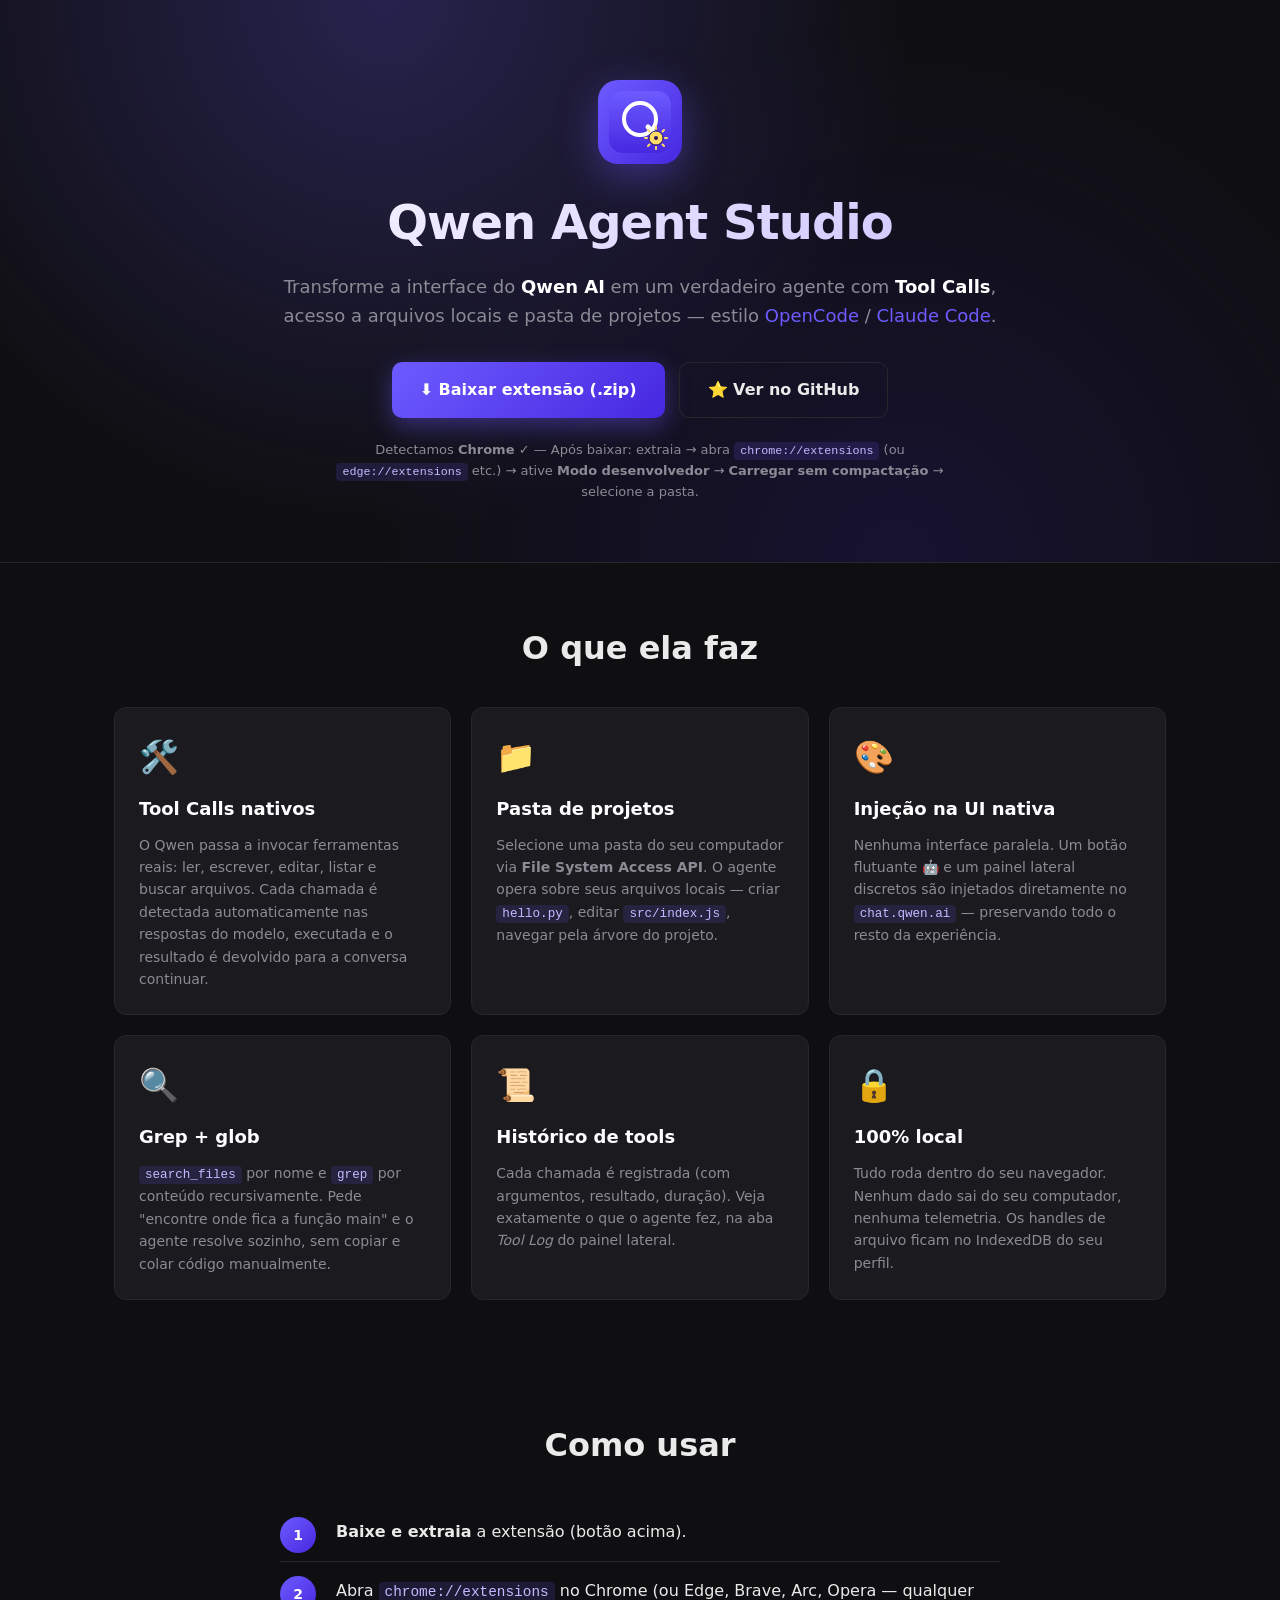
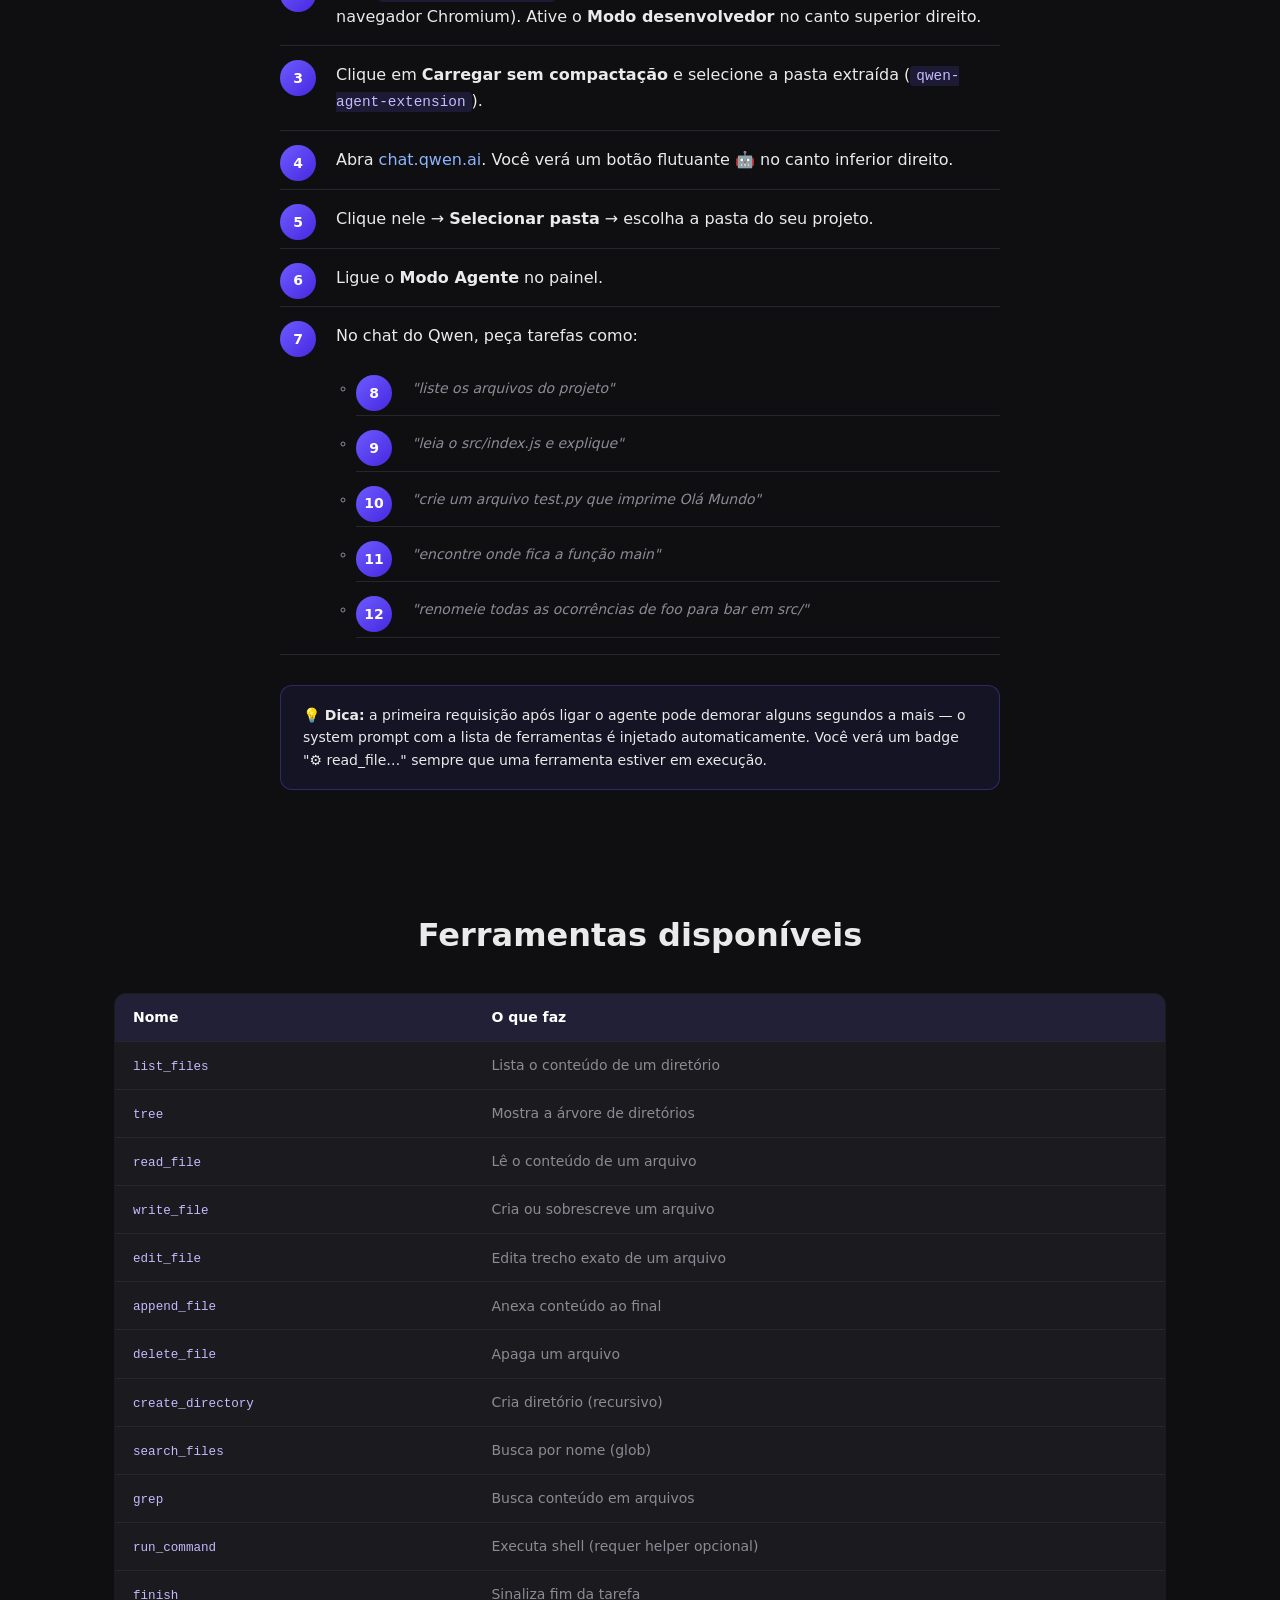
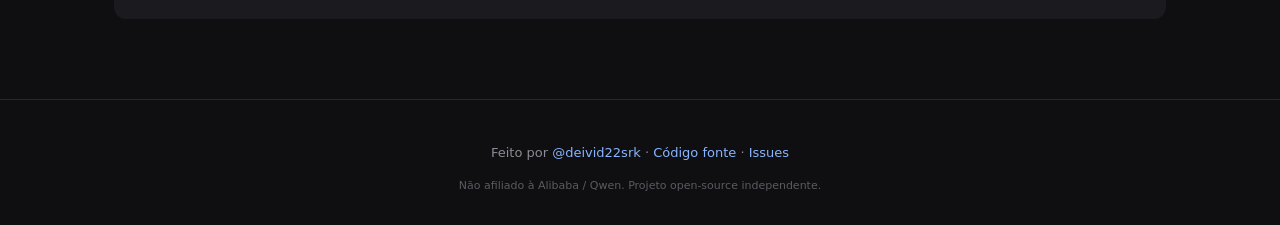
<file: docs/index.html>
<!DOCTYPE html>
<html lang="pt-BR">
<head>
  <meta charset="UTF-8" />
  <meta name="viewport" content="width=device-width, initial-scale=1.0" />
  <title>Qwen Agent Studio — Tool calls no Qwen AI</title>
  <meta name="description" content="Extensão Chrome que transforma o Qwen AI (chat.qwen.ai) em um agente real com tool calls e pasta de projetos, estilo OpenCode / Claude Code." />
  <link rel="icon" type="image/svg+xml" href="assets/icon.svg" />
  <link rel="stylesheet" href="assets/style.css" />
</head>
<body>
  <!-- HERO -->
  <header class="hero">
    <div class="container hero-inner">
      <div class="hero-logo">
        <img src="assets/icon.svg" alt="Qwen Agent Studio" width="84" height="84" />
      </div>
      <h1>Qwen Agent Studio</h1>
      <p class="tagline">
        Transforme a interface do <strong>Qwen AI</strong> em um verdadeiro agente
        com <strong>Tool Calls</strong>, acesso a arquivos locais e pasta de projetos —
        estilo <em>OpenCode</em> / <em>Claude Code</em>.
      </p>
      <div class="cta-row">
        <a id="install-btn" class="btn btn-primary" href="qwen-agent-studio.zip" download>
          ⬇️ Baixar extensão (.zip)
        </a>
        <a class="btn btn-ghost" href="https://github.com/deivid22srk/qwen-agent-studio" target="_blank" rel="noreferrer">
          ⭐ Ver no GitHub
        </a>
      </div>
      <p class="install-hint" id="install-hint">
        Após baixar: extraia → abra <code>chrome://extensions</code> → ative
        <strong>Modo desenvolvedor</strong> → <strong>Carregar sem compactação</strong> → selecione a pasta.
      </p>
    </div>
  </header>

  <!-- FEATURES -->
  <section class="features container">
    <h2 class="section-title">O que ela faz</h2>
    <div class="grid">
      <div class="card">
        <div class="card-icon">🛠️</div>
        <h3>Tool Calls nativos</h3>
        <p>
          O Qwen passa a invocar ferramentas reais: ler, escrever, editar, listar e
          buscar arquivos. Cada chamada é detectada automaticamente nas respostas do
          modelo, executada e o resultado é devolvido para a conversa continuar.
        </p>
      </div>
      <div class="card">
        <div class="card-icon">📁</div>
        <h3>Pasta de projetos</h3>
        <p>
          Selecione uma pasta do seu computador via <strong>File System Access API</strong>.
          O agente opera sobre seus arquivos locais — criar <code>hello.py</code>,
          editar <code>src/index.js</code>, navegar pela árvore do projeto.
        </p>
      </div>
      <div class="card">
        <div class="card-icon">🎨</div>
        <h3>Injeção na UI nativa</h3>
        <p>
          Nenhuma interface paralela. Um botão flutuante 🤖 e um painel lateral
          discretos são injetados diretamente no <code>chat.qwen.ai</code> —
          preservando todo o resto da experiência.
        </p>
      </div>
      <div class="card">
        <div class="card-icon">🔍</div>
        <h3>Grep + glob</h3>
        <p>
          <code>search_files</code> por nome e <code>grep</code> por conteúdo
          recursivamente. Pede "encontre onde fica a função main" e o agente resolve
          sozinho, sem copiar e colar código manualmente.
        </p>
      </div>
      <div class="card">
        <div class="card-icon">📜</div>
        <h3>Histórico de tools</h3>
        <p>
          Cada chamada é registrada (com argumentos, resultado, duração). Veja
          exatamente o que o agente fez, na aba <em>Tool Log</em> do painel lateral.
        </p>
      </div>
      <div class="card">
        <div class="card-icon">🔒</div>
        <h3>100% local</h3>
        <p>
          Tudo roda dentro do seu navegador. Nenhum dado sai do seu computador,
          nenhuma telemetria. Os handles de arquivo ficam no IndexedDB do seu perfil.
        </p>
      </div>
    </div>
  </section>

  <!-- USAGE -->
  <section class="usage container" id="usage">
    <h2 class="section-title">Como usar</h2>
    <ol class="steps">
      <li>
        <strong>Baixe e extraia</strong> a extensão (botão acima).
      </li>
      <li>
        Abra <code>chrome://extensions</code> no Chrome (ou Edge, Brave, Arc,
        Opera — qualquer navegador Chromium). Ative o <strong>Modo desenvolvedor</strong>
        no canto superior direito.
      </li>
      <li>
        Clique em <strong>Carregar sem compactação</strong> e selecione a pasta
        extraída (<code>qwen-agent-extension</code>).
      </li>
      <li>
        Abra <a href="https://chat.qwen.ai" target="_blank" rel="noreferrer">chat.qwen.ai</a>.
        Você verá um botão flutuante 🤖 no canto inferior direito.
      </li>
      <li>
        Clique nele → <strong>Selecionar pasta</strong> → escolha a pasta do seu projeto.
      </li>
      <li>
        Ligue o <strong>Modo Agente</strong> no painel.
      </li>
      <li>
        No chat do Qwen, peça tarefas como:
        <ul>
          <li><em>"liste os arquivos do projeto"</em></li>
          <li><em>"leia o src/index.js e explique"</em></li>
          <li><em>"crie um arquivo test.py que imprime Olá Mundo"</em></li>
          <li><em>"encontre onde fica a função main"</em></li>
          <li><em>"renomeie todas as ocorrências de foo para bar em src/"</em></li>
        </ul>
      </li>
    </ol>

    <div class="callout">
      <strong>💡 Dica:</strong> a primeira requisição após ligar o agente pode demorar
      alguns segundos a mais — o system prompt com a lista de ferramentas é injetado
      automaticamente. Você verá um badge "⚙️ read_file…" sempre que uma ferramenta
      estiver em execução.
    </div>
  </section>

  <!-- TOOLS -->
  <section class="tools container">
    <h2 class="section-title">Ferramentas disponíveis</h2>
    <table class="tools-table">
      <thead><tr><th>Nome</th><th>O que faz</th></tr></thead>
      <tbody>
        <tr><td><code>list_files</code></td><td>Lista o conteúdo de um diretório</td></tr>
        <tr><td><code>tree</code></td><td>Mostra a árvore de diretórios</td></tr>
        <tr><td><code>read_file</code></td><td>Lê o conteúdo de um arquivo</td></tr>
        <tr><td><code>write_file</code></td><td>Cria ou sobrescreve um arquivo</td></tr>
        <tr><td><code>edit_file</code></td><td>Edita trecho exato de um arquivo</td></tr>
        <tr><td><code>append_file</code></td><td>Anexa conteúdo ao final</td></tr>
        <tr><td><code>delete_file</code></td><td>Apaga um arquivo</td></tr>
        <tr><td><code>create_directory</code></td><td>Cria diretório (recursivo)</td></tr>
        <tr><td><code>search_files</code></td><td>Busca por nome (glob)</td></tr>
        <tr><td><code>grep</code></td><td>Busca conteúdo em arquivos</td></tr>
        <tr><td><code>run_command</code></td><td>Executa shell (requer helper opcional)</td></tr>
        <tr><td><code>finish</code></td><td>Sinaliza fim da tarefa</td></tr>
      </tbody>
    </table>
  </section>

  <!-- FOOTER -->
  <footer class="footer">
    <div class="container">
      <p>
        Feito por <a href="https://github.com/deivid22srk" target="_blank" rel="noreferrer">@deivid22srk</a> ·
        <a href="https://github.com/deivid22srk/qwen-agent-studio" target="_blank" rel="noreferrer">Código fonte</a> ·
        <a href="https://github.com/deivid22srk/qwen-agent-studio/issues" target="_blank" rel="noreferrer">Issues</a>
      </p>
      <p class="disclaimer">
        Não afiliado à Alibaba / Qwen. Projeto open-source independente.
      </p>
    </div>
  </footer>

  <script src="assets/app.js"></script>
</body>
</html>
</file>
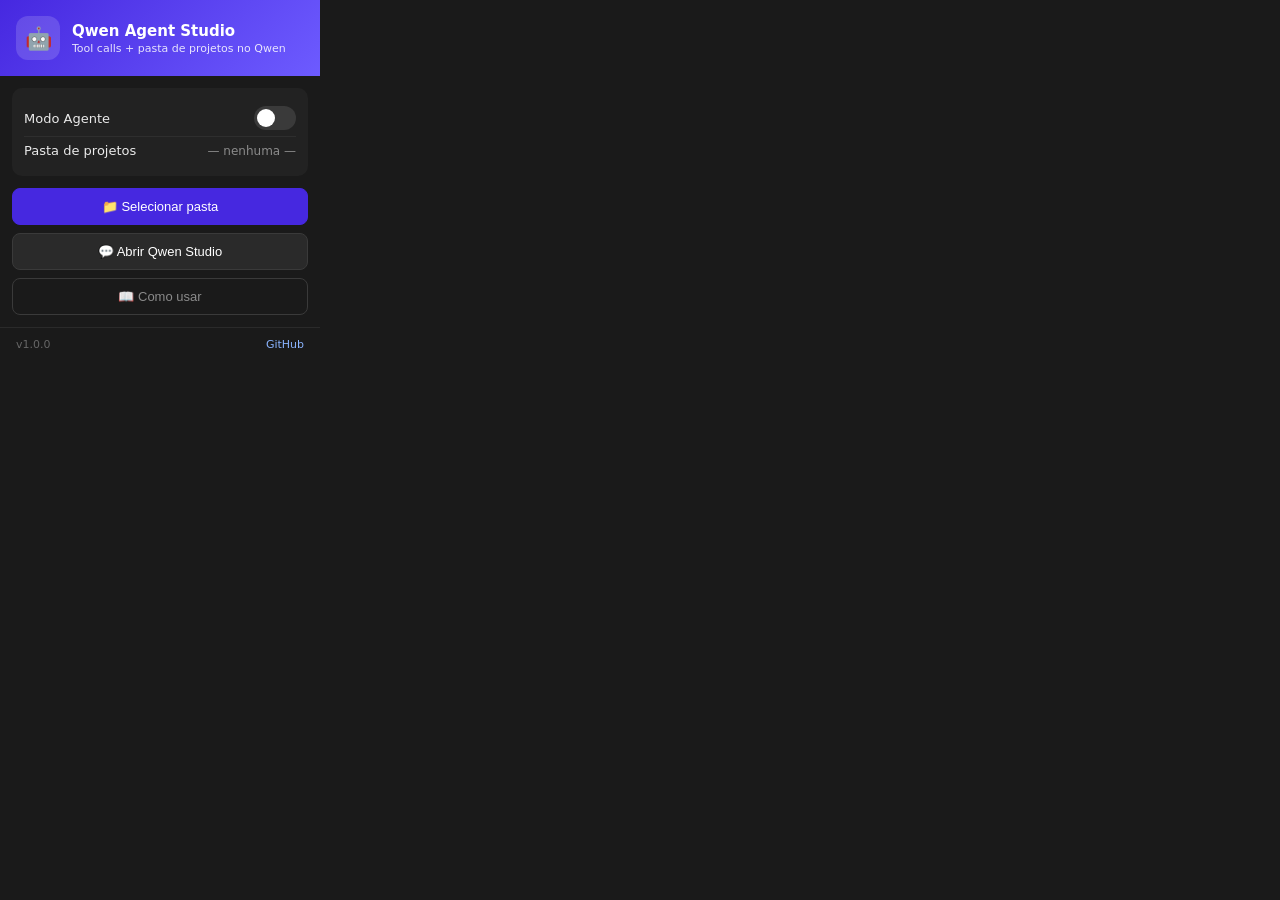
<file: popup.html>
<!DOCTYPE html>
<html lang="pt-BR">
<head>
  <meta charset="UTF-8" />
  <title>Qwen Agent Studio</title>
  <link rel="stylesheet" href="popup.css" />
</head>
<body>
  <header class="qa-pop-header">
    <div class="qa-pop-logo">🤖</div>
    <div>
      <h1>Qwen Agent Studio</h1>
      <p class="qa-pop-sub">Tool calls + pasta de projetos no Qwen</p>
    </div>
  </header>

  <section class="qa-pop-card" id="qa-status-card">
    <div class="qa-pop-row">
      <span>Modo Agente</span>
      <label class="qa-pop-switch">
        <input type="checkbox" id="qa-toggle-agent" />
        <span class="qa-pop-slider"></span>
      </label>
    </div>
    <div class="qa-pop-row">
      <span>Pasta de projetos</span>
      <span id="qa-folder-name" class="qa-pop-folder">— nenhuma —</span>
    </div>
  </section>

  <section class="qa-pop-actions">
    <button id="qa-pick" class="qa-pop-btn primary">📁 Selecionar pasta</button>
    <button id="qa-clear" class="qa-pop-btn danger" style="display:none">🔌 Desconectar</button>
    <button id="qa-open-qwen" class="qa-pop-btn">💬 Abrir Qwen Studio</button>
    <button id="qa-help" class="qa-pop-btn ghost">📖 Como usar</button>
  </section>

  <footer class="qa-pop-footer">
    <span>v1.0.0</span>
    <a href="https://github.com/deivid22srk/qwen-agent-studio" target="_blank" rel="noreferrer">GitHub</a>
  </footer>

  <script src="popup.js"></script>
</body>
</html>
</file>
<file: docs/assets/style.css>
/* assets/style.css — Qwen Agent Studio landing page */

:root {
  --bg: #0f0f12;
  --bg-elevated: #1a1a1f;
  --text: #eaeaea;
  --text-dim: #8b8b95;
  --accent: #6d5bff;
  --accent-dark: #4628e0;
  --border: #26262d;
  --radius: 12px;
}

* { box-sizing: border-box; }

html, body {
  margin: 0; padding: 0;
  background: var(--bg);
  color: var(--text);
  font-family: -apple-system, BlinkMacSystemFont, "Segoe UI", "Inter", system-ui, sans-serif;
  line-height: 1.6;
  -webkit-font-smoothing: antialiased;
}

a { color: #8ab4ff; text-decoration: none; }
a:hover { text-decoration: underline; }

code {
  background: rgba(109, 91, 255, .15);
  color: #c5baff;
  padding: 2px 6px;
  border-radius: 4px;
  font-family: "SF Mono", Menlo, Consolas, monospace;
  font-size: .9em;
}

.container {
  max-width: 1100px;
  margin: 0 auto;
  padding: 0 24px;
}

/* HERO */
.hero {
  padding: 80px 0 60px;
  text-align: center;
  background:
    radial-gradient(circle at 30% 0%, rgba(109, 91, 255, .25) 0%, transparent 50%),
    radial-gradient(circle at 70% 100%, rgba(70, 40, 224, .15) 0%, transparent 50%),
    var(--bg);
  border-bottom: 1px solid var(--border);
}
.hero-logo {
  width: 84px; height: 84px;
  margin: 0 auto 20px;
  border-radius: 20px;
  background: linear-gradient(135deg, var(--accent) 0%, var(--accent-dark) 100%);
  display: flex; align-items: center; justify-content: center;
  box-shadow: 0 12px 40px rgba(109, 91, 255, .4);
}
.hero-logo img { width: 64px; height: 64px; }
.hero h1 {
  font-size: 48px;
  margin: 0 0 12px;
  background: linear-gradient(135deg, #fff 0%, #c5baff 100%);
  -webkit-background-clip: text;
  background-clip: text;
  -webkit-text-fill-color: transparent;
  letter-spacing: -.02em;
}
.tagline {
  font-size: 18px;
  color: var(--text-dim);
  max-width: 720px;
  margin: 0 auto 32px;
}
.tagline strong { color: #fff; font-weight: 600; }
.tagline em { color: var(--accent); font-style: normal; font-weight: 500; }

.cta-row {
  display: flex; gap: 14px; justify-content: center;
  flex-wrap: wrap;
  margin-bottom: 22px;
}
.btn {
  display: inline-flex; align-items: center; gap: 8px;
  padding: 14px 28px;
  border-radius: 10px;
  font-size: 16px;
  font-weight: 600;
  cursor: pointer;
  border: none;
  transition: transform .15s, box-shadow .15s, background .15s;
}
.btn-primary {
  background: linear-gradient(135deg, var(--accent) 0%, var(--accent-dark) 100%);
  color: #fff;
  box-shadow: 0 8px 24px rgba(109, 91, 255, .4);
}
.btn-primary:hover {
  transform: translateY(-2px);
  box-shadow: 0 12px 32px rgba(109, 91, 255, .55);
  text-decoration: none;
}
.btn-ghost {
  background: transparent;
  color: var(--text);
  border: 1px solid var(--border);
}
.btn-ghost:hover {
  background: var(--bg-elevated);
  text-decoration: none;
}

.install-hint {
  color: var(--text-dim);
  font-size: 13px;
  max-width: 640px;
  margin: 0 auto;
}

/* SECTIONS */
.section-title {
  font-size: 32px;
  font-weight: 700;
  margin: 60px 0 32px;
  text-align: center;
}

.features { padding-bottom: 60px; }
.grid {
  display: grid;
  grid-template-columns: repeat(auto-fit, minmax(300px, 1fr));
  gap: 20px;
}
.card {
  background: var(--bg-elevated);
  border: 1px solid var(--border);
  border-radius: var(--radius);
  padding: 24px;
  transition: transform .15s, border-color .15s;
}
.card:hover {
  transform: translateY(-4px);
  border-color: var(--accent);
}
.card-icon {
  font-size: 32px;
  margin-bottom: 12px;
}
.card h3 {
  margin: 0 0 10px;
  font-size: 18px;
  color: #fff;
}
.card p {
  margin: 0;
  color: var(--text-dim);
  font-size: 14px;
}

/* USAGE */
.usage { padding-bottom: 60px; }
.steps {
  counter-reset: step;
  list-style: none;
  padding: 0;
  max-width: 720px;
  margin: 0 auto;
}
.steps li {
  position: relative;
  padding: 16px 0 16px 56px;
  border-bottom: 1px solid var(--border);
  counter-increment: step;
}
.steps li::before {
  content: counter(step);
  position: absolute;
  left: 0; top: 14px;
  width: 36px; height: 36px;
  background: linear-gradient(135deg, var(--accent), var(--accent-dark));
  color: #fff;
  border-radius: 50%;
  display: flex; align-items: center; justify-content: center;
  font-weight: 700;
  font-size: 14px;
}
.steps ul {
  margin: 12px 0 0;
  padding-left: 20px;
  color: var(--text-dim);
  font-size: 14px;
}
.callout {
  max-width: 720px;
  margin: 30px auto 0;
  padding: 18px 22px;
  background: rgba(109, 91, 255, .08);
  border: 1px solid rgba(109, 91, 255, .3);
  border-radius: var(--radius);
  font-size: 14px;
  color: var(--text);
}

/* TOOLS */
.tools { padding-bottom: 80px; }
.tools-table {
  width: 100%;
  border-collapse: collapse;
  background: var(--bg-elevated);
  border-radius: var(--radius);
  overflow: hidden;
  border: 1px solid var(--border);
}
.tools-table th, .tools-table td {
  padding: 12px 18px;
  text-align: left;
  border-bottom: 1px solid var(--border);
}
.tools-table th {
  background: rgba(109, 91, 255, .1);
  color: #fff;
  font-size: 14px;
}
.tools-table td { color: var(--text-dim); font-size: 14px; }
.tools-table td code { background: none; color: #c5baff; padding: 0; }
.tools-table tr:last-child td { border-bottom: none; }
.tools-table tr:hover { background: rgba(255,255,255,.02); }

/* FOOTER */
.footer {
  border-top: 1px solid var(--border);
  padding: 30px 0;
  text-align: center;
  color: var(--text-dim);
  font-size: 13px;
}
.footer a { color: #8ab4ff; }
.disclaimer {
  margin-top: 8px;
  font-size: 11px;
  opacity: .6;
}

@media (max-width: 720px) {
  .hero h1 { font-size: 32px; }
  .tagline { font-size: 16px; }
  .section-title { font-size: 24px; }
  .btn { font-size: 14px; padding: 12px 20px; }
}
</file>
<file: popup.css>
/* popup.css — estilos do popup da extensão */

* { box-sizing: border-box; }

body {
  width: 320px;
  margin: 0;
  background: #1a1a1a;
  color: #eaeaea;
  font-family: -apple-system, BlinkMacSystemFont, "Segoe UI", system-ui, sans-serif;
  font-size: 13px;
}

.qa-pop-header {
  display: flex; align-items: center; gap: 12px;
  padding: 16px;
  background: linear-gradient(135deg, #4628e0 0%, #6d5bff 100%);
  color: #fff;
}
.qa-pop-logo {
  width: 44px; height: 44px; border-radius: 12px;
  background: rgba(255,255,255,.15);
  display: flex; align-items: center; justify-content: center;
  font-size: 22px;
}
.qa-pop-header h1 {
  margin: 0; font-size: 15px; font-weight: 700;
}
.qa-pop-sub {
  margin: 2px 0 0; font-size: 11px; opacity: .85;
}

.qa-pop-card {
  margin: 12px; padding: 12px;
  background: #222; border-radius: 10px;
}
.qa-pop-row {
  display: flex; align-items: center; justify-content: space-between;
  padding: 6px 0;
}
.qa-pop-row + .qa-pop-row { border-top: 1px solid #2e2e2e; }
.qa-pop-folder {
  color: #8b8b8b; font-size: 12px;
  max-width: 160px; overflow: hidden; text-overflow: ellipsis; white-space: nowrap;
}

.qa-pop-switch {
  position: relative; display: inline-block; width: 42px; height: 24px;
}
.qa-pop-switch input { opacity: 0; width: 0; height: 0; }
.qa-pop-slider {
  position: absolute; cursor: pointer; inset: 0;
  background: #3a3a3a; border-radius: 12px; transition: .2s;
}
.qa-pop-slider::before {
  content: ""; position: absolute; height: 18px; width: 18px;
  left: 3px; top: 3px; background: #fff; border-radius: 50%; transition: .2s;
}
.qa-pop-switch input:checked + .qa-pop-slider { background: #4628e0; }
.qa-pop-switch input:checked + .qa-pop-slider::before { transform: translateX(18px); }

.qa-pop-actions {
  padding: 0 12px 12px;
  display: flex; flex-direction: column; gap: 8px;
}
.qa-pop-btn {
  background: #2a2a2a; color: #fff; border: 1px solid #3a3a3a;
  padding: 10px; border-radius: 8px; cursor: pointer;
  font-size: 13px; transition: background .15s;
}
.qa-pop-btn:hover { background: #333; }
.qa-pop-btn.primary { background: #4628e0; border-color: #4628e0; }
.qa-pop-btn.primary:hover { background: #5836ff; }
.qa-pop-btn.danger { background: #5a1d1d; border-color: #7a2424; }
.qa-pop-btn.danger:hover { background: #6f2424; }
.qa-pop-btn.ghost { background: transparent; color: #8b8b8b; }

.qa-pop-footer {
  padding: 10px 16px;
  border-top: 1px solid #2a2a2a;
  display: flex; justify-content: space-between;
  font-size: 11px; color: #666;
}
.qa-pop-footer a { color: #8ab4ff; text-decoration: none; }
.qa-pop-footer a:hover { text-decoration: underline; }
</file>
